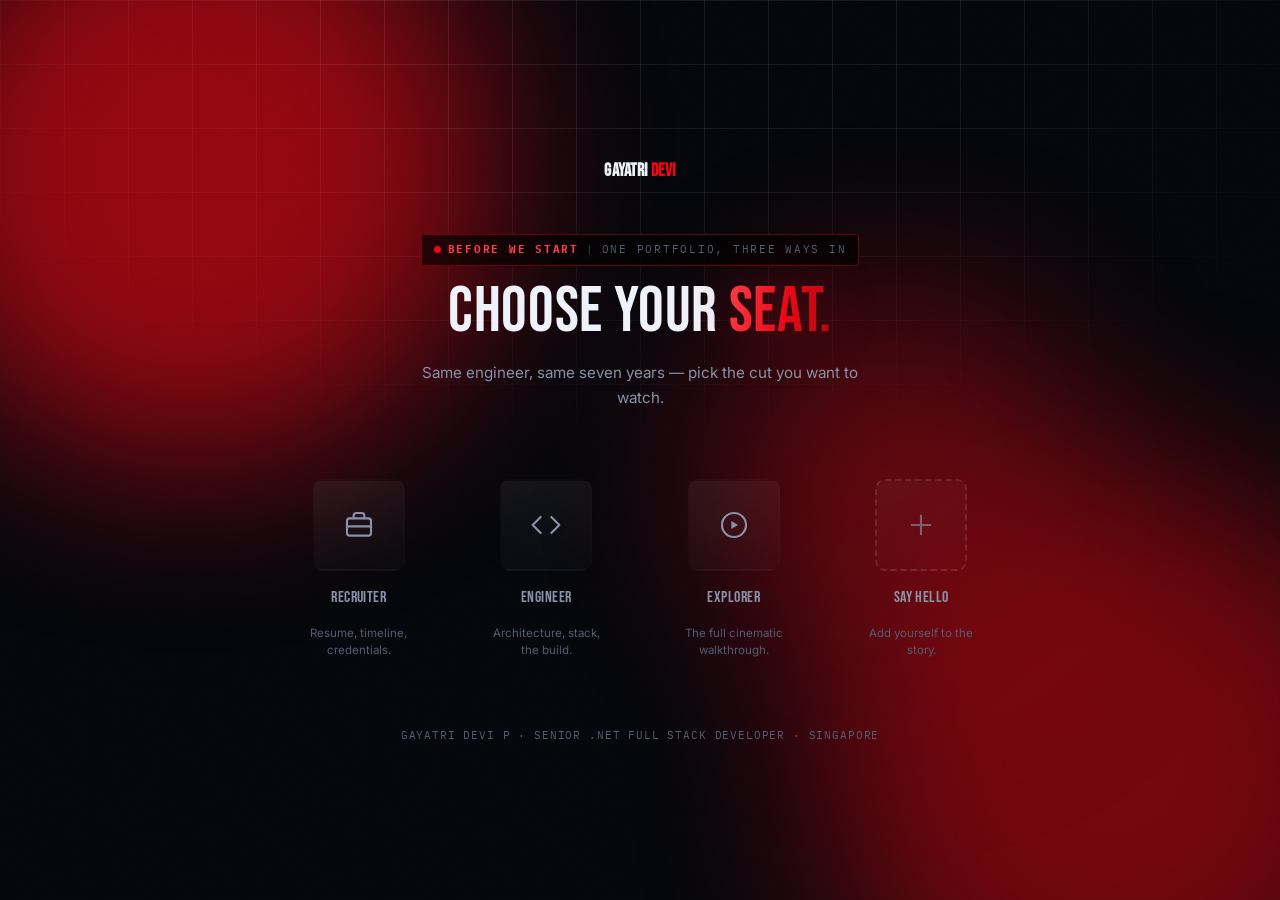
<file: index.html>
<!DOCTYPE html>
<html lang="en">
<head>
<meta charset="UTF-8">
<meta name="viewport" content="width=device-width, initial-scale=1.0">
<title>Gayatri Devi P — Senior .NET Full Stack Developer</title>
<meta name="description" content="Gayatri Devi P — Senior .NET Full Stack Developer in Singapore. Pick how you'd like to explore: recruiter view, engineer view, or the full cinematic tour.">
<link rel="icon" href="data:image/svg+xml,<svg xmlns=%22http://www.w3.org/2000/svg%22 viewBox=%220 0 100 100%22><rect width=%22100%22 height=%22100%22 fill=%22%23050505%22/><text x=%2250%25%22 y=%2258%25%22 font-size=%2250%22 fill=%22%23e50914%22 text-anchor=%22middle%22 font-family=%22sans-serif%22 font-weight=%22700%22>G</text></svg>">
<link rel="stylesheet" href="assets/css/style.css">
<script>
  // The gate is always dark + red, same fixed cinematic aesthetic as the
  // rest of the site.
  document.documentElement.dataset.theme = 'dark';
</script>
</head>
<body class="no-js system-page gate-page">

  <div class="aurora" aria-hidden="true"><span></span><span></span><span></span></div>
  <div class="grid-backdrop" aria-hidden="true"></div>
  <div class="grain" aria-hidden="true"></div>

  <noscript>
    <div class="noscript-fallback">
      <h1>Gayatri Devi P</h1>
      <p>Senior .NET Full Stack Developer · Singapore</p>
      <p><a href="home.html">Enter the portfolio</a> &middot; <a href="about.html">View the resume</a> &middot; <a href="contact.html">Contact</a></p>
    </div>
  </noscript>

  <main class="gate-shell">
    <div class="gate-logo">Gayatri <em>Devi</em></div>

    <div class="gate-head">
      <span class="cine-badge">
        <span class="ping"></span>
        <span class="accent">BEFORE WE START</span>
        <span class="sep">|</span>
        <span class="dim">ONE PORTFOLIO, THREE WAYS IN</span>
      </span>
      <h1 class="cine-h1 gate-title">Choose Your <span class="grad">Seat.</span></h1>
      <p class="gate-sub">Same engineer, same seven years — pick the cut you want to watch.</p>
    </div>

    <div class="gate-profiles">
      <a class="gate-profile" href="about.html">
        <span class="gate-avatar">
          <svg viewBox="0 0 24 24" fill="none" stroke="currentColor" stroke-width="1.6" stroke-linecap="round" stroke-linejoin="round" aria-hidden="true">
            <rect x="3" y="7" width="18" height="13" rx="2"></rect>
            <path d="M8 7V5a2 2 0 0 1 2-2h4a2 2 0 0 1 2 2v2"></path>
            <path d="M3 13h18"></path>
          </svg>
        </span>
        <span class="gate-name">Recruiter</span>
        <span class="gate-caption">Resume, timeline, credentials.</span>
      </a>

      <a class="gate-profile" href="home.html#expertise">
        <span class="gate-avatar">
          <svg viewBox="0 0 24 24" fill="none" stroke="currentColor" stroke-width="1.6" stroke-linecap="round" stroke-linejoin="round" aria-hidden="true">
            <path d="M8 6 2 12l6 6"></path>
            <path d="M16 6l6 6-6 6"></path>
          </svg>
        </span>
        <span class="gate-name">Engineer</span>
        <span class="gate-caption">Architecture, stack, the build.</span>
      </a>

      <a class="gate-profile" href="home.html">
        <span class="gate-avatar">
          <svg viewBox="0 0 24 24" fill="none" stroke="currentColor" stroke-width="1.6" stroke-linecap="round" stroke-linejoin="round" aria-hidden="true">
            <circle cx="12" cy="12" r="9"></circle>
            <path d="m10 9 5 3-5 3V9Z" fill="currentColor" stroke="none"></path>
          </svg>
        </span>
        <span class="gate-name">Explorer</span>
        <span class="gate-caption">The full cinematic walkthrough.</span>
      </a>

      <a class="gate-profile gate-profile--ghost" href="contact.html">
        <span class="gate-avatar">
          <svg viewBox="0 0 24 24" fill="none" stroke="currentColor" stroke-width="1.6" stroke-linecap="round" stroke-linejoin="round" aria-hidden="true">
            <path d="M12 5v14M5 12h14"></path>
          </svg>
        </span>
        <span class="gate-name">Say Hello</span>
        <span class="gate-caption">Add yourself to the story.</span>
      </a>
    </div>

    <p class="gate-foot">Gayatri Devi P &middot; Senior .NET Full Stack Developer &middot; Singapore</p>
  </main>

</body>
</html>
</file>
<file: assets/css/style.css>
/* ==========================================================================
   Gayatri Devi P — Ultrafuturistic Portfolio
   Dual-theme (light/dark) sci-fi/HUD system — cyan + violet accents
   ========================================================================== */

@import url('https://fonts.googleapis.com/css2?family=Space+Grotesk:wght@400;500;600;700&family=Inter:wght@400;500;600;700&family=IBM+Plex+Mono:wght@400;500&family=Bebas+Neue&display=swap');

/* Native cross-document view transitions: a soft cross-fade between pages in
   browsers that support it (Chrome/Edge); a plain, instant navigation
   everywhere else. Zero JS, zero risk. */
@view-transition{
  navigation: auto;
}
::view-transition-old(root),
::view-transition-new(root){
  animation-duration: .5s;
  animation-timing-function: cubic-bezier(.4,0,.2,1);
}
@media (prefers-reduced-motion: reduce){
  ::view-transition-group(*),
  ::view-transition-old(*),
  ::view-transition-new(*){
    animation: none !important;
  }
}

/* ================= THEME TOKENS ================= */
/* Light is the bare-:root default; dark redefines the same tokens under
   prefers-color-scheme (guarded so an explicit light choice always wins)
   and again under [data-theme="dark"] so the manual toggle wins either way. */
:root{
  --bg: #f4f6fb;
  --bg-raised: #eaedf6;
  --bg-elevated: #ffffff;
  --line: rgba(10,14,30,0.11);
  --line-strong: rgba(10,14,30,0.2);

  --ink: #0a0d16;
  --ink-dim: #454c60;
  --ink-faint: #7b8299;

  --accent: #0891b2;
  --accent-bright: #0aa5cc;
  --accent-soft: rgba(8,145,178,0.10);
  --accent-2: #7c3aed;
  --accent-2-soft: rgba(124,58,237,0.10);

  --overlay-bg: rgba(244,246,251,0.78);
  --mobile-menu-bg: rgba(244,246,251,0.98);
  --glow-btn: 0 0 0 rgba(0,0,0,0);
  --glow-accent: 0 0 0 rgba(0,0,0,0);
  --aurora-opacity: 0.35;
  --grid-opacity: 0.5;
  --scheme: light;

  --font-display: 'Space Grotesk', -apple-system, sans-serif;
  --font-body: 'Inter', -apple-system, BlinkMacSystemFont, sans-serif;
  --font-mono: 'IBM Plex Mono', ui-monospace, SFMono-Regular, Menlo, monospace;

  --container: 1180px;
  --nav-h: 88px;
  --ease-out: cubic-bezier(.16,.84,.32,1);
  --ease-in-out: cubic-bezier(.65,0,.35,1);
}

@media (prefers-color-scheme: dark){
  :root:not([data-theme="light"]){
    --bg: #05070c;
    --bg-raised: #0a0d17;
    --bg-elevated: #10141f;
    --line: rgba(226,236,255,0.09);
    --line-strong: rgba(226,236,255,0.18);

    --ink: #eef2fa;
    --ink-dim: #8891a8;
    --ink-faint: #545c72;

    --accent: #22e5ff;
    --accent-bright: #7cf1ff;
    --accent-soft: rgba(34,229,255,0.12);
    --accent-2: #b26bff;
    --accent-2-soft: rgba(178,107,255,0.14);

    --overlay-bg: rgba(5,7,12,0.72);
    --mobile-menu-bg: rgba(5,7,12,0.97);
    --glow-btn: 0 0 26px rgba(34,229,255,0.35);
    --glow-accent: 0 0 18px rgba(34,229,255,0.3);
    --aurora-opacity: 0.65;
    --grid-opacity: 1;
    --scheme: dark;
  }
}
:root[data-theme="dark"]{
  --bg: #05070c;
  --bg-raised: #0a0d17;
  --bg-elevated: #10141f;
  --line: rgba(226,236,255,0.09);
  --line-strong: rgba(226,236,255,0.18);

  --ink: #eef2fa;
  --ink-dim: #8891a8;
  --ink-faint: #545c72;

  --accent: #22e5ff;
  --accent-bright: #7cf1ff;
  --accent-soft: rgba(34,229,255,0.12);
  --accent-2: #b26bff;
  --accent-2-soft: rgba(178,107,255,0.14);

  --overlay-bg: rgba(5,7,12,0.72);
  --mobile-menu-bg: rgba(5,7,12,0.97);
  --glow-btn: 0 0 26px rgba(34,229,255,0.35);
  --glow-accent: 0 0 18px rgba(34,229,255,0.3);
  --aurora-opacity: 0.65;
  --grid-opacity: 1;
  --scheme: dark;
}

/* Hero sits over a permanently dark video scrim regardless of site theme —
   these stay fixed so hero text is always legible over the footage. */
:root{
  --hero-ink: #f6f8fc;
  --hero-ink-dim: #b7c0d6;
  --hero-ink-faint: #7a8299;
}

*,*::before,*::after{ box-sizing: border-box; }

html{
  background: var(--bg);
  scroll-behavior: auto; /* GSAP / anchors handle smooth scroll; avoid double-smoothing */
}

body{
  margin:0;
  background: var(--bg);
  color: var(--ink);
  font-family: var(--font-body);
  font-size: 16px;
  line-height: 1.65;
  -webkit-font-smoothing: antialiased;
  overflow-x: clip;
  transition: background .4s ease, color .4s ease;
}

img, video{ max-width: 100%; display:block; }
a{ color:inherit; text-decoration:none; }
ul{ margin:0; padding:0; list-style:none; }
button{ font-family:inherit; cursor:pointer; background:none; border:none; color:inherit; }

h1,h2,h3,h4{
  font-family: var(--font-display);
  font-weight: 600;
  line-height: 1.08;
  letter-spacing: -0.01em;
  margin: 0;
  text-wrap: balance;
}

p{ margin:0; color: var(--ink-dim); }

::selection{ background: var(--accent); color: #04121a; }

::-webkit-scrollbar{ width:10px; }
::-webkit-scrollbar-track{ background: var(--bg); }
::-webkit-scrollbar-thumb{ background: var(--bg-elevated); border: 1px solid var(--line); }
::-webkit-scrollbar-thumb:hover{ background: var(--accent); }

.container{
  width:100%;
  max-width: var(--container);
  margin: 0 auto;
  padding: 0 clamp(20px, 5vw, 56px);
}

.mono-label{
  font-family: var(--font-mono);
  font-size: .72rem;
  letter-spacing: .16em;
  text-transform: uppercase;
  color: var(--accent);
}

.gradient-text{
  background: linear-gradient(100deg, var(--accent) 0%, var(--accent-2) 60%, var(--accent) 100%);
  background-size: 220% 100%;
  -webkit-background-clip: text;
  background-clip: text;
  color: transparent;
  animation: gradientDrift 7s ease-in-out infinite;
}
@keyframes gradientDrift{
  0%,100%{ background-position: 0% 50%; }
  50%{ background-position: 100% 50%; }
}

.eyebrow{
  display:flex;
  align-items:center;
  gap:.7em;
  font-family: var(--font-mono);
  font-size: .74rem;
  letter-spacing: .18em;
  text-transform: uppercase;
  color: var(--accent);
  margin-bottom: 1.4rem;
}
.eyebrow::before{
  content:'';
  width: 28px; height:1px;
  background: var(--accent);
}

section{ position: relative; padding: clamp(90px, 12vw, 160px) 0; scroll-margin-top: var(--nav-h); }
.section-head{ max-width: 680px; margin-bottom: clamp(48px, 7vw, 88px); }
.section-head h2{ font-size: clamp(2.1rem, 4.2vw, 3.4rem); }
.section-head p{ margin-top: 1.1rem; font-size: 1.05rem; max-width: 560px; }

/* ---------------- Split-word / reveal primitives (driven by animations.js) ---------------- */
.split-line{ overflow: hidden; display:block; }
.reveal-up{ opacity:0; }
.no-js .reveal-up,
.reduced-motion .reveal-up{ opacity:1 !important; transform:none !important; filter:none !important; }

/* Scroll-linked word illumination (profile lead line only — used sparingly) */
.word{ opacity: .32; transition: opacity .3s ease; }
.no-js .word,
.reduced-motion .word{ opacity: 1 !important; }

/* ---------------- HUD corner brackets (sci-fi panel accent, used sparingly) ---------------- */
.hud{ position: relative; }
.hud::before,
.hud::after{
  content:'';
  position: absolute;
  width: 16px; height: 16px;
  pointer-events: none;
  opacity: .8;
  transition: opacity .3s ease, width .3s ease, height .3s ease;
}
.hud::before{
  top: -1px; left: -1px;
  border-top: 2px solid var(--accent);
  border-left: 2px solid var(--accent);
}
.hud::after{
  bottom: -1px; right: -1px;
  border-bottom: 2px solid var(--accent-2);
  border-right: 2px solid var(--accent-2);
}
.hud:hover::before,
.hud:hover::after{ width: 22px; height: 22px; opacity: 1; }

/* ---------------- Theme toggle ---------------- */
.theme-toggle{
  width: 42px; height:42px;
  border: 1px solid var(--line-strong);
  display:flex; align-items:center; justify-content:center;
  flex-shrink:0;
  transition: border-color .3s ease, background .3s ease;
}
.theme-toggle:hover{ border-color: var(--accent); background: var(--accent-soft); }
.theme-toggle svg{ width:18px; height:18px; display:block; }
.theme-toggle .icon-sun{ fill:none; stroke: var(--ink); stroke-width:1.6; stroke-linecap:round; }
.theme-toggle .icon-moon{ fill: var(--ink); stroke:none; display:none; }
:root[data-theme="dark"] .theme-toggle .icon-sun{ display:none; }
:root[data-theme="dark"] .theme-toggle .icon-moon{ display:block; }
@media (prefers-color-scheme: dark){
  :root:not([data-theme="light"]) .theme-toggle .icon-sun{ display:none; }
  :root:not([data-theme="light"]) .theme-toggle .icon-moon{ display:block; }
}

/* ---------------- Cursor companion (desktop only, added by animations.js) ---------------- */
.cursor-ring{
  position: fixed; top:0; left:0;
  width: 34px; height:34px;
  border-radius: 50%;
  border: 1px solid var(--line-strong);
  pointer-events: none;
  z-index: 999;
  transform: translate(-50%,-50%);
  transition: width .25s var(--ease-out), height .25s var(--ease-out), border-color .25s ease, background .25s ease, box-shadow .25s ease;
  will-change: transform;
}
.cursor-ring.active{
  width: 54px; height:54px;
  border-color: var(--accent);
  background: var(--accent-soft);
  box-shadow: var(--glow-accent);
}
@media (hover:none), (pointer:coarse){
  .cursor-ring{ display:none; }
}

/* ---------------- Aurora mesh background ---------------- */
.aurora{
  position: fixed; inset:0; z-index:0;
  pointer-events:none;
  overflow:hidden;
  opacity: var(--aurora-opacity);
}
.aurora span{
  position:absolute;
  width: 46vw; height:46vw;
  border-radius:50%;
  filter: blur(90px);
  will-change: transform;
}
.aurora span:nth-child(1){
  top: -14%; left: -8%;
  background: var(--accent);
  animation: auroraDrift1 26s ease-in-out infinite;
}
.aurora span:nth-child(2){
  bottom: -18%; right: -10%;
  background: var(--accent-2);
  animation: auroraDrift2 30s ease-in-out infinite;
}
.aurora span:nth-child(3){
  top: 32%; left: 55%;
  width: 30vw; height: 30vw;
  background: var(--accent);
  opacity: .6;
  animation: auroraDrift3 22s ease-in-out infinite;
}
@keyframes auroraDrift1{
  0%,100%{ transform: translate(0,0) scale(1); }
  50%{ transform: translate(6vw,8vh) scale(1.12); }
}
@keyframes auroraDrift2{
  0%,100%{ transform: translate(0,0) scale(1); }
  50%{ transform: translate(-7vw,-6vh) scale(1.08); }
}
@keyframes auroraDrift3{
  0%,100%{ transform: translate(0,0) scale(1); }
  50%{ transform: translate(-5vw,5vh) scale(.92); }
}
@media (prefers-reduced-motion: reduce){
  .aurora span{ animation: none !important; }
}

/* ---------------- Technical grid backdrop ---------------- */
.grid-backdrop{
  position: fixed; inset:0; z-index:0;
  pointer-events:none;
  opacity: var(--grid-opacity);
  background-image:
    linear-gradient(var(--line) 1px, transparent 1px),
    linear-gradient(90deg, var(--line) 1px, transparent 1px);
  background-size: 64px 64px;
  mask-image: radial-gradient(ellipse 75% 60% at 50% 0%, #000 30%, transparent 85%);
  -webkit-mask-image: radial-gradient(ellipse 75% 60% at 50% 0%, #000 30%, transparent 85%);
}

/* ---------------- Noise + grain ---------------- */
.grain{
  position: fixed; inset:0; z-index: 3;
  pointer-events:none;
  opacity:.025; mix-blend-mode: overlay;
  background-image: url("data:image/svg+xml,%3Csvg xmlns='http://www.w3.org/2000/svg' width='140' height='140'%3E%3Cfilter id='n'%3E%3CfeTurbulence type='fractalNoise' baseFrequency='0.85' numOctaves='2'/%3E%3C/filter%3E%3Crect width='100%25' height='100%25' filter='url(%23n)'/%3E%3C/svg%3E");
}

/* ---------------- Progress bar ---------------- */
.scroll-progress{
  position: fixed; top:0; left:0; height:2px; width:0%;
  background: linear-gradient(90deg, var(--accent), var(--accent-2));
  box-shadow: var(--glow-accent);
  z-index: 1001;
}

/* ================= NAVIGATION ================= */
.navbar{
  position: fixed; top:0; left:0; right:0; z-index: 1000;
  height: var(--nav-h);
  display:flex; align-items:center;
  background: transparent;
  border-bottom: 1px solid transparent;
  transition: background .5s var(--ease-out), border-color .5s var(--ease-out), backdrop-filter .5s var(--ease-out);
}
.navbar.solid{
  background: var(--overlay-bg);
  backdrop-filter: blur(18px) saturate(140%);
  -webkit-backdrop-filter: blur(18px) saturate(140%);
  border-bottom-color: var(--line);
}
/* While transparent, the navbar sits directly over the hero's fixed-dark
   video/scrim — regardless of site theme — so redefine the tokens its
   children read (logo, links, ghost button, hamburger, theme-toggle icon)
   to the same fixed light values the hero itself uses. Once .solid is
   added (scrolled past the hero, or no hero on this page) these fall away
   and everything reverts to normal theme-aware colors automatically. */
.navbar:not(.solid){
  --ink: var(--hero-ink);
  --ink-dim: var(--hero-ink-dim);
  --ink-faint: var(--hero-ink-faint);
  --line: rgba(255,255,255,.18);
  --line-strong: rgba(255,255,255,.38);
  --accent: #22e5ff;
  --accent-bright: #7cf1ff;
  --accent-soft: rgba(34,229,255,.16);
}
.nav-inner{ width:100%; display:flex; align-items:center; justify-content:space-between; gap: 1.2rem; }
.logo{
  font-family: var(--font-display);
  font-weight: 700;
  font-size: 1.2rem;
  letter-spacing: .01em;
  color: var(--ink);
}
.logo em{ font-style: normal; color: var(--accent); }

.nav-links{ display:flex; align-items:center; gap: 2.6rem; }
.nav-links a{
  position: relative;
  font-family: var(--font-mono);
  font-size: .72rem;
  letter-spacing: .12em;
  text-transform: uppercase;
  color: var(--ink-dim);
  padding: 6px 0;
  transition: color .3s ease;
}
.nav-links a::after{
  content:'';
  position:absolute; left:0; bottom:-4px;
  width:0; height:1px;
  background: var(--accent);
  box-shadow: var(--glow-accent);
  transition: width .35s var(--ease-out);
}
.nav-links a:hover{ color: var(--ink); }
.nav-links a:hover::after,
.nav-links a.active::after{ width:100%; }
.nav-links a.active{ color: var(--accent-bright); }

.nav-cta{ display:flex; align-items:center; gap:1rem; }

.btn{
  display:inline-flex; align-items:center; justify-content:center; gap:.6em;
  padding: 13px 28px;
  border-radius: 0;
  clip-path: polygon(0 0, 100% 0, 100% calc(100% - 10px), calc(100% - 10px) 100%, 0 100%);
  font-family: var(--font-mono);
  font-size: .74rem;
  letter-spacing: .1em;
  text-transform: uppercase;
  font-weight: 500;
  border: 1px solid var(--line-strong);
  transition: transform .4s var(--ease-out), border-color .3s ease, background .3s ease, color .3s ease, box-shadow .3s ease;
  white-space: nowrap;
}
.btn-primary{
  background: var(--accent);
  border-color: var(--accent);
  color: #04121a;
  box-shadow: var(--glow-btn);
}
.btn-primary:hover{
  background: var(--accent-bright);
  border-color: var(--accent-bright);
  transform: translateY(-2px);
}
.btn-ghost{
  background: transparent;
  color: var(--ink);
}
.btn-ghost:hover{
  border-color: var(--accent);
  color: var(--accent-bright);
  transform: translateY(-2px);
}
.btn-block{ width:100%; }

.nav-toggle{
  display:none;
  width: 44px; height:44px;
  border:1px solid var(--line-strong);
  align-items:center; justify-content:center;
  flex-direction:column; gap:5px;
}
.nav-toggle span{ width:18px; height:1px; background: var(--ink); transition: all .35s var(--ease-out); }
.nav-toggle.open span:nth-child(1){ transform: translateY(6px) rotate(45deg); }
.nav-toggle.open span:nth-child(2){ opacity:0; }
.nav-toggle.open span:nth-child(3){ transform: translateY(-6px) rotate(-45deg); }

.mobile-menu{
  position: fixed; inset: 0 0 0 0; z-index: 998;
  background: var(--mobile-menu-bg);
  backdrop-filter: blur(24px);
  display:flex; flex-direction:column; justify-content:center;
  padding: 2rem clamp(20px,6vw,56px);
  gap: 1.6rem;
  clip-path: circle(0px at calc(100% - 36px) 44px);
  transition: clip-path .6s var(--ease-in-out);
}
.mobile-menu.open{ clip-path: circle(150% at calc(100% - 36px) 44px); }
.mobile-menu a{
  font-family: var(--font-display);
  font-weight: 600;
  font-size: 2.2rem;
  color: var(--ink);
  opacity:.4;
  transition: opacity .3s ease;
}
.mobile-menu a.active,
.mobile-menu a:hover{ opacity:1; color: var(--accent-bright); }

@media (max-width: 900px){
  .nav-links{ display:none; }
  .nav-cta .btn-ghost{ display:none; }
  .nav-toggle{ display:flex; }
}

main{ position: relative; z-index: 1; }

/* ================= HERO ================= */
.hero{
  position: relative;
  min-height: 100svh;
  display:flex;
  align-items:flex-end;
  overflow: hidden;
  /* Fixed dark fallback — independent of the light/dark site theme — so the
     hero still reads as an intentional cinematic panel if the video never
     loads (slow connection, blocked request, unsupported codec). */
  background: #05070c;
}
.hero-video-wrap{
  position:absolute; inset:0; z-index:0;
  overflow:hidden;
  will-change: transform;
}
.hero-video-wrap video{
  position:absolute; top:50%; left:50%;
  width:100%; height:100%;
  object-fit:cover;
  transform: translate(-50%,-50%) scale(1.06);
  filter: saturate(0.95) brightness(.56) contrast(1.08);
}
.hero-scrim{
  position:absolute; inset:0; z-index:1;
  background:
    linear-gradient(180deg, rgba(3,5,10,.4) 0%, rgba(3,5,10,.22) 30%, rgba(3,5,10,.58) 68%, rgba(3,5,10,.95) 100%),
    linear-gradient(90deg, rgba(3,5,10,.55) 0%, rgba(3,5,10,0) 45%),
    radial-gradient(ellipse 60% 45% at 78% 15%, rgba(34,229,255,.14), transparent 60%);
}
.hero-scanline{
  position:absolute; left:0; right:0; height:120px; z-index:1;
  background: linear-gradient(180deg, transparent, rgba(34,229,255,.08) 45%, rgba(34,229,255,.16) 50%, rgba(34,229,255,.08) 55%, transparent);
  animation: scanSweep 9s linear infinite;
  mix-blend-mode: screen;
}
@keyframes scanSweep{
  0%{ transform: translateY(-140px); }
  100%{ transform: translateY(100vh); }
}
@media (prefers-reduced-motion: reduce){
  .hero-scanline{ display:none; }
}
.hero-content{
  position: relative; z-index: 2;
  width:100%;
  padding-bottom: clamp(64px, 9vw, 110px);
}
.hero-kicker{
  font-family: var(--font-mono);
  font-size: .78rem;
  letter-spacing: .2em;
  text-transform: uppercase;
  color: var(--hero-ink-dim);
  margin-bottom: 1.6rem;
  display:flex; align-items:center; gap: .8em;
}
.hero-kicker .dot{
  width:6px; height:6px; border-radius:50%;
  background: #22e5ff;
  box-shadow: 0 0 10px #22e5ff, 0 0 22px rgba(34,229,255,.6);
}
.hero-name{
  font-size: clamp(3rem, 8.4vw, 7.2rem);
  color: var(--hero-ink);
}
.hero-name em{
  font-style: normal;
  background: linear-gradient(100deg, #22e5ff 0%, #b26bff 60%, #22e5ff 100%);
  background-size: 220% 100%;
  -webkit-background-clip: text;
  background-clip: text;
  color: transparent;
  animation: gradientDrift 7s ease-in-out infinite;
}
.hero-title{
  margin-top: 1rem;
  font-family: var(--font-mono);
  font-size: clamp(.95rem, 1.6vw, 1.15rem);
  letter-spacing: .04em;
  color: var(--hero-ink-dim);
  max-width: 640px;
}
.hero-actions{
  display:flex; flex-wrap:wrap; gap: 1rem;
  margin-top: 2.6rem;
}
.hero-foot{
  display:flex; align-items:center; justify-content:space-between;
  flex-wrap: wrap;
  gap: 1.4rem;
  margin-top: 4.4rem;
  padding-top: 1.8rem;
  border-top: 1px solid rgba(255,255,255,.12);
}
.hero-foot-links{ display:flex; gap: 2rem; flex-wrap:wrap; }
.hero-foot-links a{
  font-family: var(--font-mono);
  font-size: .78rem;
  color: var(--hero-ink-dim);
  transition: color .3s ease;
}
.hero-foot-links a:hover{ color: #7cf1ff; }

.scroll-cue{
  position:absolute; z-index:2;
  right: clamp(20px, 5vw, 56px); bottom: 40px;
  display:flex; flex-direction:column; align-items:center; gap:.7rem;
  color: var(--hero-ink-faint);
  font-family: var(--font-mono);
  font-size: .68rem; letter-spacing:.18em; text-transform:uppercase;
  writing-mode: vertical-rl;
  transition: opacity .4s ease;
}
.scroll-cue .line{
  width:1px; height:46px;
  background: linear-gradient(#22e5ff, transparent);
}

/* ================= PAGE HERO (About / Projects / Contact) ================= */
.page-hero{
  padding: calc(var(--nav-h) + clamp(48px, 8vw, 90px)) 0 clamp(50px, 7vw, 80px);
  border-bottom: 1px solid var(--line);
  background: var(--bg-raised);
}
.breadcrumb{
  display:flex; align-items:center; gap:.6em;
  font-family: var(--font-mono);
  font-size: .74rem;
  color: var(--ink-faint);
  margin-bottom: 1.8rem;
}
.breadcrumb a{ transition: color .3s ease; }
.breadcrumb a:hover{ color: var(--accent-bright); }
.page-hero h1{
  font-size: clamp(2.4rem, 5.6vw, 4.4rem);
  max-width: 780px;
}
.page-hero p{
  margin-top: 1.3rem;
  font-size: 1.05rem;
  max-width: 600px;
}

/* ================= STAT STRIP ================= */
.stat-strip{
  border-top: 1px solid var(--line);
  border-bottom: 1px solid var(--line);
  background: var(--bg-raised);
}
.stat-strip .container{
  display:grid;
  grid-template-columns: repeat(5, 1fr);
  padding: clamp(36px, 5vw, 56px) clamp(20px,5vw,56px);
}
.stat{
  text-align:center;
  padding: 0 1rem;
  border-left: 1px solid var(--line);
}
.stat:first-child{ border-left:none; }
.stat-value{
  font-family: var(--font-display);
  font-weight: 700;
  font-size: clamp(2rem, 3.4vw, 2.7rem);
  color: var(--ink);
}
.stat-label{
  margin-top:.5rem;
  font-family: var(--font-mono);
  font-size: .66rem;
  letter-spacing: .1em;
  text-transform: uppercase;
  color: var(--ink-faint);
}
@media (max-width: 900px){
  .stat-strip .container{ grid-template-columns: repeat(2,1fr); gap: 1.6rem 0; }
  .stat:nth-child(odd){ border-left:none; }
}

/* ================= PROFILE / SUMMARY ================= */
.profile-grid{
  display:grid;
  grid-template-columns: 0.85fr 1.15fr;
  gap: clamp(32px, 6vw, 90px);
  align-items: start;
}
.profile-lead p{
  font-family: var(--font-display);
  font-weight: 500;
  font-size: clamp(1.3rem, 2vw, 1.7rem);
  color: var(--ink);
  line-height: 1.4;
}
.profile-body p{ margin-bottom: 1.2rem; font-size: 1rem; }
.domain-list{ display:flex; flex-wrap:wrap; gap: .6rem; margin-top: 1.6rem; }
.domain-pill{
  font-family: var(--font-mono);
  font-size: .72rem; letter-spacing: .06em;
  padding: 8px 16px;
  border: 1px solid var(--line-strong);
  color: var(--ink-dim);
}
@media (max-width: 900px){ .profile-grid{ grid-template-columns: 1fr; } }

/* ================= HOME TEASERS ================= */
.skills-teaser{ display:flex; flex-wrap:wrap; gap: .7rem; }

/* ================= MARQUEE (Home only, GSAP-driven) ================= */
.marquee-section{
  border-top: 1px solid var(--line);
  border-bottom: 1px solid var(--line);
  background: var(--bg-raised);
  overflow: hidden;
  padding: clamp(20px, 3vw, 30px) 0;
}
.marquee-track{
  display: flex;
  width: max-content;
  gap: clamp(2rem, 4vw, 3.5rem);
  will-change: transform;
}
.marquee-track span{
  font-family: var(--font-display);
  font-weight: 600;
  font-size: clamp(1.1rem, 2.6vw, 1.6rem);
  color: var(--ink-faint);
  white-space: nowrap;
  display: flex;
  align-items: center;
  gap: clamp(2rem, 4vw, 3.5rem);
}
.marquee-track span::after{
  content: '◆';
  font-size: .5em;
  color: var(--accent);
  margin-left: clamp(2rem, 4vw, 3.5rem);
}

/* ================= HORIZONTAL PINNED SHOWCASE (Home: all 4 engagements) ================= */
.h-pin-wrap{ position: relative; }
.h-scroll{
  margin-top: clamp(36px, 5vw, 56px);
  /* Safe default: a plain scrollable row, reachable with no JS, reduced
     motion, or a failed GSAP load. JS upgrades this to a pinned/scrubbed
     scroll-jack on wide, hover-capable (desktop) viewports only, and adds
     .pin-active at that point — never the other way around. */
  overflow-x: auto;
  overflow-y: hidden;
  -webkit-overflow-scrolling: touch;
  scroll-snap-type: x proximity;
  scrollbar-width: thin;
}
.h-scroll.pin-active{ overflow: hidden; }
.h-track{
  display: flex;
  gap: clamp(1.2rem, 2.5vw, 1.8rem);
  width: max-content;
  padding-bottom: 4px;
}
.h-card{
  scroll-snap-align: start;
  width: min(80vw, 420px);
  flex-shrink: 0;
  border: 1px solid var(--line);
  background: var(--bg-raised);
  padding: clamp(26px, 3vw, 32px);
  display: flex;
  flex-direction: column;
  gap: .9rem;
  transition: border-color .3s ease, transform .3s var(--ease-out);
}
.h-card:hover{ border-color: var(--accent); }
.h-card .case-index{ font-family: var(--font-mono); font-size: .74rem; color: var(--accent); letter-spacing: .1em; }
.h-card h3{ font-size: clamp(1.25rem, 2vw, 1.55rem); }
.h-card .client{ font-family: var(--font-mono); font-size: .76rem; color: var(--ink-faint); }
.h-card p{ font-size: .92rem; }
.h-card .h-tags{ display: flex; flex-wrap: wrap; gap: .4rem; margin-top: auto; padding-top: .4rem; }
.h-card .h-tags span{ font-family: var(--font-mono); font-size: .66rem; padding: 5px 10px; border: 1px solid var(--line); color: var(--ink-dim); }
.h-card .arrow{ font-family: var(--font-mono); font-size: .78rem; color: var(--accent-bright); }
.h-progress{
  display: none; /* JS reveals this only once it actually activates the pinned scroll-jack */
  margin-top: 1.2rem;
  height: 2px;
  background: var(--line);
  position: relative;
  overflow: hidden;
}
.h-progress.active{ display: block; }
.h-progress-fill{
  position: absolute; left:0; top:0; bottom:0;
  width: 0%;
  background: linear-gradient(90deg, var(--accent), var(--accent-2));
}

/* ================= PAGE TRANSITION (click-triggered exit wipe, GSAP only) ================= */
/* Parked fully off-screen by default — a pure-CSS/no-JS visitor never sees
   this element do anything. JS only ever brings it into view in direct
   response to a click, right before navigating away; it never gates the
   page's own content. */
.page-transition{
  position: fixed; inset: 0; z-index: 2000;
  pointer-events: none;
  display: flex; align-items: center; justify-content: center;
  background: var(--bg);
  transform: translateY(100%);
}
.page-transition .pt-mark{
  font-family: var(--font-display);
  font-weight: 700;
  font-size: 1.1rem;
  letter-spacing: .04em;
  color: var(--accent);
  opacity: 0;
}

/* ================= EXPERIENCE TIMELINE ================= */
.timeline{ position: relative; }
.timeline-track{
  position:absolute; left: 7px; top:0; bottom:0; width:1px;
  background: var(--line);
}
.timeline-track-fill{
  position:absolute; left:0; top:0; width:100%; height:0%;
  background: linear-gradient(180deg, var(--accent), var(--accent-2));
  box-shadow: var(--glow-accent);
  transform-origin: top;
}
.timeline-entry{
  position:relative;
  padding-left: 46px;
  margin-bottom: clamp(48px, 6vw, 76px);
}
.timeline-entry:last-child{ margin-bottom:0; }
.timeline-dot{
  position:absolute; left:0; top:6px;
  width:15px; height:15px; border-radius:50%;
  background: var(--bg);
  border: 1px solid var(--accent);
}
.timeline-entry.current .timeline-dot{
  background: var(--accent);
  box-shadow: 0 0 0 5px var(--accent-soft), var(--glow-accent);
}
.timeline-dates{
  font-family: var(--font-mono);
  font-size: .74rem; letter-spacing: .08em; text-transform:uppercase;
  color: var(--accent);
  margin-bottom: .5rem;
  display:block;
}
.timeline-entry h3{ font-size: clamp(1.4rem, 2.2vw, 1.8rem); color: var(--ink); }
.timeline-org{
  display:block;
  margin-top: .35rem;
  font-family: var(--font-mono);
  font-size: .82rem;
  color: var(--ink-dim);
}
.timeline-engagements{ margin-top: 1.6rem; display:flex; flex-direction:column; gap: 1rem; }
.engagement-chip{
  display:flex; justify-content:space-between; align-items:center; flex-wrap:wrap; gap:.5rem;
  padding: 14px 20px;
  border: 1px solid var(--line);
  background: var(--bg-raised);
  transition: border-color .3s ease, background .3s ease, transform .3s var(--ease-out);
}
.engagement-chip:hover{
  border-color: var(--accent);
  background: var(--bg-elevated);
  transform: translateX(6px);
}
.engagement-chip .name{ font-weight: 600; color: var(--ink); }
.engagement-chip .client{ font-family: var(--font-mono); font-size: .74rem; color: var(--ink-faint); }
.engagement-chip .arrow{ color: var(--accent); font-family: var(--font-mono); font-size: .8rem; opacity:0; transition: opacity .3s ease, transform .3s ease; }
.engagement-chip:hover .arrow{ opacity:1; transform: translateX(4px); }

/* ================= PROJECTS / CASE STUDIES ================= */
.case-study{
  display:grid;
  grid-template-columns: 1fr 1fr;
  gap: clamp(32px, 6vw, 80px);
  align-items:center;
  padding: clamp(50px,7vw,86px) 0;
  border-top: 1px solid var(--line);
}
.case-study:first-of-type{ border-top:none; }
.case-study.flip .case-text{ order:2; }
.case-study.flip .case-visual{ order:1; }

.case-index{
  font-family: var(--font-mono);
  font-size: .74rem;
  color: var(--accent);
  letter-spacing: .1em;
}
.case-study h3{ font-size: clamp(1.7rem, 3vw, 2.4rem); margin: .6rem 0 .3rem; }
.case-meta{
  font-family: var(--font-mono);
  font-size: .78rem;
  color: var(--ink-faint);
  margin-bottom: 1.3rem;
  display:block;
}
.case-desc{ font-size: 1rem; margin-bottom: 1.4rem; }
.case-tags{ display:flex; flex-wrap:wrap; gap:.5rem; margin-bottom: 1.6rem; }
.case-tag{
  font-family: var(--font-mono);
  font-size: .68rem;
  padding: 6px 12px;
  border: 1px solid var(--line);
  color: var(--ink-dim);
}
.case-tag.core{ border-color: var(--accent); color: var(--accent-bright); }
.case-metric{
  display:flex; align-items:baseline; gap: .8rem;
  margin-bottom: 1.6rem;
  padding: 16px 20px;
  border-left: 2px solid var(--accent);
  background: var(--accent-soft);
}
.case-metric .num{ font-family: var(--font-display); font-weight:700; font-size: 2.1rem; color: var(--accent-bright); }
.case-metric .desc{ font-size: .85rem; color: var(--ink-dim); }

.case-list{ margin-bottom: 1rem; }
.case-list li{
  position:relative;
  padding-left: 1.4rem;
  font-size: .93rem;
  color: var(--ink-dim);
  margin-bottom: .7rem;
}
.case-list li::before{
  content:''; position:absolute; left:0; top:.6em;
  width:5px; height:1px; background: var(--accent);
}
.case-toggle{
  font-family: var(--font-mono);
  font-size: .72rem; letter-spacing:.08em; text-transform:uppercase;
  color: var(--accent-2);
  border-bottom: 1px solid transparent;
  transition: border-color .3s ease;
}
.case-toggle:hover{ border-color: var(--accent-2); }
.case-list.collapsed li:nth-child(n+5){ display:none; }

/* ---- Architecture diagram (CPS) ---- */
.diagram{
  border: 1px solid var(--line);
  background: var(--bg-raised);
  padding: clamp(24px, 3vw, 36px);
}
.diagram-caption{
  font-family: var(--font-mono);
  font-size: .68rem;
  color: var(--ink-faint);
  margin-bottom: 1.6rem;
  text-transform: uppercase;
  letter-spacing: .08em;
}
.diagram-row{ display:flex; flex-wrap:wrap; gap: .6rem; justify-content:center; margin-bottom: 1.2rem; }
.diagram-node{
  font-family: var(--font-mono);
  font-size: .72rem;
  padding: 9px 14px;
  border: 1px solid var(--line-strong);
  color: var(--ink-dim);
  background: var(--bg-elevated);
}
.diagram-connector{
  width:1px; height: 26px;
  background: linear-gradient(var(--accent), var(--accent-2));
  margin: 0 auto;
  transform: scaleY(0);
  transform-origin: top;
}
.diagram-core{
  text-align:center;
  padding: 16px 20px;
  border: 1px solid var(--accent);
  background: var(--accent-soft);
  margin-bottom: 1.2rem;
}
.diagram-core .label{ font-weight:600; color: var(--ink); font-size: .92rem; }
.diagram-core .sub{ font-family: var(--font-mono); font-size: .68rem; color: var(--ink-dim); margin-top:.3rem; }
.diagram-secondary{
  text-align:center;
  padding: 13px 18px;
  border: 1px solid var(--accent-2);
  background: var(--accent-2-soft);
  margin-bottom: 1.2rem;
}
.diagram-secondary .label{ font-weight:600; color: var(--ink); font-size: .86rem; }
.diagram-secondary .sub{ font-family: var(--font-mono); font-size: .66rem; color: var(--ink-dim); margin-top:.25rem; }
.diagram-foot{
  text-align:center;
  padding: 12px 16px;
  border: 1px dashed var(--line-strong);
  color: var(--ink-faint);
  font-family: var(--font-mono);
  font-size: .7rem;
}

@media (max-width: 900px){
  .case-study{ grid-template-columns: 1fr; }
  .case-study.flip .case-text{ order:1; }
  .case-study.flip .case-visual{ order:2; }
}

/* ================= SKILLS ================= */
.skills-grid{ display:grid; grid-template-columns: repeat(2, 1fr); gap: clamp(28px,4vw,50px) clamp(32px,5vw,70px); }
.skill-group h3{
  font-family: var(--font-mono);
  font-size: .78rem; letter-spacing:.1em; text-transform:uppercase;
  color: var(--accent);
  margin-bottom: 1.2rem;
  padding-bottom: .8rem;
  border-bottom: 1px solid var(--line);
}
.skill-tags{ display:flex; flex-wrap:wrap; gap: .6rem; }
.skill-tag{
  font-size: .86rem;
  padding: 8px 14px;
  border: 1px solid var(--line);
  color: var(--ink-dim);
  transition: border-color .3s ease, color .3s ease, transform .3s ease;
}
.skill-tag.core{
  border-color: var(--accent);
  color: var(--ink);
  font-weight: 600;
}
.skill-tag:hover{ border-color: var(--accent-2); color: var(--ink); transform: translateY(-2px); }
@media (max-width: 760px){ .skills-grid{ grid-template-columns: 1fr; } }

/* ================= CREDENTIALS (Education + Certifications) ================= */
.credentials-grid{ display:grid; grid-template-columns: 1fr 1fr; gap: clamp(32px,5vw,70px); }
.cred-card{
  border: 1px solid var(--line);
  padding: clamp(22px,3vw,30px);
  transition: border-color .3s ease, transform .3s var(--ease-out);
}
.cred-card:hover{ border-color: var(--accent); transform: translateY(-4px); }
.cred-list{ display:flex; flex-direction:column; gap: 1.4rem; }
.cred-item{ display:flex; gap: 1rem; align-items:flex-start; }
.cred-mark{
  width: 40px; height:40px; flex-shrink:0;
  border: 1px solid var(--accent);
  display:flex; align-items:center; justify-content:center;
  font-family: var(--font-mono); font-size: .7rem; color: var(--accent-bright);
}
.cred-item h4{ font-size: 1rem; color: var(--ink); font-family: var(--font-body); font-weight:600; }
.cred-item span{ display:block; font-family: var(--font-mono); font-size: .76rem; color: var(--ink-faint); margin-top: .25rem; }
@media (max-width: 760px){ .credentials-grid{ grid-template-columns: 1fr; } }

/* ================= CONTACT ================= */
.contact-panel{
  display:grid;
  grid-template-columns: 1.1fr 0.9fr;
  border: 1px solid var(--line);
  background: var(--bg-raised);
}
.contact-panel-left{ padding: clamp(36px,5vw,64px); }
.contact-panel-right{
  padding: clamp(36px,5vw,64px);
  border-left: 1px solid var(--line);
  display:flex; flex-direction:column; justify-content:center; gap: 1.6rem;
}
.contact-panel h2{ font-size: clamp(1.9rem,3.6vw,2.8rem); margin-bottom: 1.2rem; }
.contact-panel-left p{ max-width: 440px; margin-bottom: 2rem; }
.contact-link{
  display:flex; align-items:center; justify-content:space-between;
  padding: 16px 0;
  border-bottom: 1px solid var(--line);
  transition: padding-left .3s var(--ease-out), color .3s ease;
}
.contact-link:hover{ padding-left: 10px; color: var(--accent-bright); }
.contact-link .k{ font-family: var(--font-mono); font-size: .68rem; letter-spacing:.1em; text-transform:uppercase; color: var(--ink-faint); }
.contact-link .v{ font-size: .98rem; color: var(--ink); }
.contact-link:hover .v{ color: var(--accent-bright); }
@media (max-width: 900px){
  .contact-panel{ grid-template-columns: 1fr; }
  .contact-panel-right{ border-left:none; border-top: 1px solid var(--line); }
}

/* ================= FOOTER ================= */
footer{ border-top: 1px solid var(--line); padding: 48px 0 32px; }
.footer-row{
  display:flex; justify-content:space-between; align-items:center; flex-wrap:wrap; gap: 1rem;
  font-family: var(--font-mono); font-size: .72rem; color: var(--ink-faint);
}
.footer-row a{ color: var(--ink-dim); transition: color .3s ease; }
.footer-row a:hover{ color: var(--accent-bright); }

/* ================= NOSCRIPT FALLBACK ================= */
.noscript-fallback{
  max-width: 720px; margin: 0 auto; padding: 120px 24px;
  font-family: var(--font-body); color: var(--ink);
}
.noscript-fallback h1{ font-family: var(--font-display); font-size: 2.4rem; margin-bottom: 1rem; }

/* ================= REDUCED MOTION ================= */
@media (prefers-reduced-motion: reduce){
  *{ animation-duration: 0.01ms !important; animation-iteration-count: 1 !important; transition-duration: 0.01ms !important; scroll-behavior:auto !important; }
}

/* ==========================================================================
   CINEMATIC SYSTEM — the Home page, rebuilt per a Netflix-style streaming-UI
   reference the user supplied (github.com/Sushmitadasari/Netflix_portfolio):
   near-black background, a single red accent, oversized condensed display
   type, a tilting "poster" hero card, episode-numbered project cards, and a
   pinned 3D arc carousel for skills. Every word of content is still read
   straight from data/resumeData.js — only the presentation is new.
   Always dark; this page sets data-theme="dark" itself, and overrides the
   accent + display font on top of that, so the existing var(--accent) /
   var(--font-display) usages across navbar, buttons, links, etc. all pick
   up red + Bebas Neue for free without needing their own overrides.
   ========================================================================== */

body.system-page{
  --accent: #e50914;
  --accent-bright: #ff3b47;
  --accent-2: #b00710;
  --accent-soft: rgba(229,9,20,.12);
  --accent-2-soft: rgba(176,7,16,.1);
  --font-display: 'Bebas Neue', Impact, sans-serif;
}
/* The old cyan magnetic cursor-companion (animations.js, site-wide) is
   replaced on this page by a red cursor + spotlight scoped to it. */
/* The old cyan magnetic cursor-companion already re-colors itself via
   var(--accent) (so it works fine, now red, on About/Projects/Contact) —
   but Home has its own dedicated cursor + spotlight with tilt-card
   physics, so it alone needs the shared one turned off to avoid two. */
body.cine-home .cursor-ring{ display:none !important; }
/* .navbar:not(.solid) (style.css ~L392) hardcodes the old cyan hero's fixed
   palette for the transparent-over-hero nav state; this page's hero is
   fixed-dark too but red, so it needs the same override in red instead. */
body.system-page .navbar:not(.solid){
  --accent: #e50914;
  --accent-bright: #ff3b47;
  --accent-soft: rgba(229,9,20,.16);
}

.system-shell{ background: var(--bg); }
.sys-raised{ background: var(--bg-raised); position:relative; }
.sys-raised::before{
  content:''; position:absolute; inset:0 0 auto 0; height:1px;
  background: linear-gradient(90deg, transparent, var(--line-strong) 50%, transparent);
}
.sys-section{ position:relative; overflow:hidden; }
.sys-section::before{
  content:''; position:absolute; inset:0; pointer-events:none; z-index:0;
  background: radial-gradient(ellipse 60% 50% at 50% 0%, rgba(229,9,20,.07), transparent 70%);
}
.sys-section > .container{ position:relative; z-index:1; }
.sys-head p{ color: var(--ink-dim); }

.sys-card{
  position:relative;
  background: linear-gradient(165deg, rgba(255,255,255,.045), rgba(255,255,255,.012));
  border: 1px solid rgba(255,255,255,.08);
  border-radius: 10px;
  backdrop-filter: blur(16px);
  -webkit-backdrop-filter: blur(16px);
  transition: border-color .45s var(--ease-out), transform .45s var(--ease-out), box-shadow .45s var(--ease-out);
}
.sys-card:hover{
  border-color: rgba(229,9,20,.55);
  transform: translateY(-4px);
  box-shadow: 0 24px 60px -24px rgba(0,0,0,.7), 0 0 44px -16px rgba(229,9,20,.3);
}
@media (prefers-reduced-motion: reduce){ .sys-card:hover{ transform:none; } }

/* ---------------- shared cinematic primitives ---------------- */
.cine-badge{
  display:inline-flex; align-items:center; gap:.65em;
  padding:.55em 1.1em;
  background: rgba(0,0,0,.65);
  border: 1px solid rgba(229,9,20,.4);
  backdrop-filter: blur(20px); -webkit-backdrop-filter: blur(20px);
  font-family: var(--font-mono); font-size:.68rem; letter-spacing:.16em; text-transform:uppercase;
  color: var(--ink); border-radius:3px;
}
.cine-badge .ping{ width:7px; height:7px; border-radius:50%; background: var(--accent); animation: cinePing 1.7s cubic-bezier(0,0,.2,1) infinite; }
@keyframes cinePing{
  0%{ box-shadow:0 0 0 0 rgba(229,9,20,.7); }
  70%{ box-shadow:0 0 0 9px rgba(229,9,20,0); }
  100%{ box-shadow:0 0 0 0 rgba(229,9,20,0); }
}
@media (prefers-reduced-motion: reduce){ .cine-badge .ping{ animation:none; } }
.cine-badge .accent{ color: var(--accent-bright); font-weight:700; }
.cine-badge .dim{ color: var(--ink-faint); }
.cine-badge .sep{ color: rgba(255,255,255,.25); }

.cine-h1{
  font-family: var(--font-display); font-weight:400; text-transform:uppercase;
  letter-spacing:.01em; line-height:0.92; color: var(--ink);
}
.cine-h1 .grad{
  background: linear-gradient(100deg, var(--accent-bright), var(--accent) 55%, var(--accent-2));
  -webkit-background-clip:text; background-clip:text; color:transparent;
  filter: drop-shadow(0 0 28px rgba(229,9,20,.35));
}
.cine-eyebrow-row{ display:flex; align-items:center; justify-content:space-between; gap:1.5rem; flex-wrap:wrap; }
.cine-watermark{
  position:absolute; inset:0; z-index:0; pointer-events:none;
  display:flex; align-items:flex-start; justify-content:center;
  overflow:hidden; padding-top: clamp(20px,4vw,50px);
}
.cine-watermark span{
  font-family: var(--font-display); font-weight:400; text-transform:uppercase;
  font-size: clamp(5rem, 16vw, 13rem); line-height:.85; letter-spacing:.01em;
  color: transparent; -webkit-text-stroke: 1.5px rgba(255,255,255,.05);
  white-space: nowrap;
}

/* ---------------- CURSOR + SPOTLIGHT (desktop only) ---------------- */
.cine-cursor-dot{
  position:fixed; top:0; left:0; z-index:9999; pointer-events:none;
  width:10px; height:10px; border-radius:50%;
  background: var(--accent); box-shadow:0 0 14px var(--accent);
  opacity:0; transform:translate(-50%,-50%);
}
.cine-cursor-ring{
  position:fixed; top:0; left:0; z-index:9999; pointer-events:none;
  width:40px; height:40px; border:1px solid rgba(229,9,20,.55); border-radius:50%;
  opacity:0; transform:translate(-50%,-50%);
}
.cine-spotlight{
  position:fixed; top:0; left:0; z-index:1; pointer-events:none;
  width:640px; height:640px; border-radius:50%; margin:-320px 0 0 -320px;
  background: radial-gradient(circle, rgba(229,9,20,.22) 0%, rgba(229,9,20,.06) 45%, transparent 72%);
  filter: blur(10px); opacity:0; transition: opacity .35s ease;
}
@media (hover:none), (pointer:coarse){
  .cine-cursor-dot, .cine-cursor-ring, .cine-spotlight{ display:none; }
}

/* ---------------- HERO ---------------- */
.cine-hero{
  position:relative; min-height:100svh; overflow:hidden;
  background: linear-gradient(180deg, #050505 0%, #0a0507 45%, #050505 100%);
  display:flex; flex-direction:column;
}
.cine-hero-marquee{
  position:absolute; inset:0; z-index:0; display:flex; align-items:center; justify-content:center;
  overflow:hidden; opacity:.08; pointer-events:none;
}
.cine-hero-marquee-track{
  display:flex; width:max-content; white-space:nowrap;
  animation: cineMarquee 38s linear infinite;
}
@keyframes cineMarquee{ 0%{ transform:translateX(0); } 100%{ transform:translateX(-50%); } }
@media (prefers-reduced-motion: reduce){ .cine-hero-marquee-track{ animation:none; } }
.cine-hero-marquee-track span{
  font-family: var(--font-display); font-weight:400; text-transform:uppercase;
  font-size: 13vw; color: var(--accent); margin: 0 2rem; letter-spacing:-.02em;
}
.cine-hero-inner{
  position:relative; z-index:2; flex:1; display:flex; flex-direction:column; justify-content:space-between;
  padding-top: calc(var(--nav-h) + clamp(16px,3vw,32px)); padding-bottom: clamp(28px,4vw,48px);
}
.cine-hero-top{ display:flex; align-items:center; justify-content:space-between; gap:1rem; flex-wrap:wrap; }
.cine-hero-top .specs{ display:flex; gap:.6rem; font-family:var(--font-mono); font-size:.66rem; letter-spacing:.1em; color:rgba(255,255,255,.5); text-transform:uppercase; }
.cine-hero-top .specs span{ padding:.3em .6em; border:1px solid rgba(255,255,255,.18); border-radius:3px; background:rgba(0,0,0,.4); }

.cine-hero-stage{ display:grid; grid-template-columns: 1.1fr .85fr .7fr; align-items:center; gap: clamp(24px,3vw,40px); margin: auto 0; }
.cine-hero-copy{ display:flex; flex-direction:column; align-items:flex-start; gap:1.1rem; text-align:left; }
.cine-hero-copy .pill{
  display:inline-flex; align-items:center; gap:.6em;
  font-family:var(--font-mono); font-size:.68rem; letter-spacing:.14em; text-transform:uppercase; color:rgba(255,255,255,.75);
}
.cine-hero-copy .pill .tag{
  padding:.25em .7em; background:var(--accent); color:#fff; font-weight:700; border-radius:2px;
  box-shadow: 0 0 20px rgba(229,9,20,.7);
}
.cine-hero-name{ font-size: clamp(3rem, 7.4vw, 6.2rem); max-width: 620px; }
.cine-hero-stats{ display:flex; align-items:center; gap:.7rem; flex-wrap:wrap; font-family:var(--font-mono); font-size:.72rem; font-weight:700; color: var(--accent-bright); }
.cine-hero-stats .chip{ padding:.3em .7em; background:rgba(229,9,20,.1); border:1px solid rgba(229,9,20,.3); border-radius:2px; }
.cine-hero-stats .sep{ color:rgba(255,255,255,.25); }
.cine-hero-stats .plain{ color:rgba(255,255,255,.65); font-weight:400; }
.cine-hero-desc{ font-size:.95rem; color:rgba(255,255,255,.75); font-weight:300; max-width:420px; line-height:1.6; }
.cine-hero-actions{ display:flex; align-items:center; gap:1rem; padding-top:.4rem; flex-wrap:wrap; }
.cine-btn-play, .cine-btn-ghost{
  display:inline-flex; align-items:center; gap:.6em;
  padding: 1em 1.8em; font-family:var(--font-mono); font-size:.72rem; font-weight:700; letter-spacing:.12em; text-transform:uppercase;
  border-radius:3px; transition: all .3s ease;
}
.cine-btn-play{ background:#fff; color:#050505; box-shadow: 0 10px 35px rgba(255,255,255,.2); }
.cine-btn-play:hover{ background: var(--accent); color:#fff; transform: translateY(-2px); }
.cine-btn-ghost{ background: rgba(20,20,20,.8); color:#fff; border:1px solid rgba(255,255,255,.2); backdrop-filter: blur(10px); }
.cine-btn-ghost:hover{ background: rgba(40,40,40,.9); transform: translateY(-2px); }

.cine-poster-wrap{ display:flex; justify-content:center; perspective: 1400px; }
.cine-poster{ position:relative; width: clamp(240px, 22vw, 300px); transform-style:preserve-3d; will-change:transform; }
.cine-poster-glow{
  position:absolute; inset:-16px; border-radius:22px; filter: blur(55px); opacity:.85;
  background: linear-gradient(135deg, rgba(229,9,20,.75), rgba(176,7,16,.35), transparent 70%);
}
.cine-poster-card{
  position:relative; padding:13px; border-radius:16px; overflow:hidden;
  background: rgba(20,20,20,.92); border:1px solid rgba(229,9,20,.45);
  box-shadow: 0 40px 85px rgba(0,0,0,.95);
}
.cine-poster-tag{
  position:absolute; top:20px; left:20px; z-index:3;
  padding:.35em .85em; background: var(--accent); color:#fff; border-radius:3px;
  font-family: var(--font-mono); font-size:.6rem; font-weight:700; letter-spacing:.13em; box-shadow: 0 6px 20px rgba(229,9,20,.5);
}
.cine-poster-face{
  position:relative; width:100%; height: clamp(300px,30vw,390px); border-radius:11px; overflow:hidden;
  display:flex; align-items:center; justify-content:center;
  background: radial-gradient(circle at 30% 20%, rgba(229,9,20,.3), transparent 60%), linear-gradient(160deg,#161616,#070707);
}
.cine-poster-monogram{
  font-family: var(--font-display); font-weight:400; font-size: clamp(5rem,9vw,7.5rem);
  color: rgba(255,255,255,.95); text-shadow: 0 0 70px rgba(229,9,20,.65);
}
.cine-poster-glare{
  position:absolute; inset:-60%; width:220%; height:220%; pointer-events:none; z-index:4;
  background: linear-gradient(115deg, transparent 42%, rgba(255,255,255,.14) 50%, transparent 58%);
}
.cine-poster-caption{ margin-top: 14px; display:flex; justify-content:space-between; font-family:var(--font-mono); font-size:.62rem; letter-spacing:.08em; color:rgba(255,255,255,.55); text-transform:uppercase; }

.cine-hero-side{ display:flex; justify-content:flex-end; }
.cine-hero-side .card{ max-width:230px; padding: 22px; text-align:left; }
.cine-hero-side h3{ font-family:var(--font-mono); font-size:.66rem; font-weight:700; letter-spacing:.14em; text-transform:uppercase; color: var(--accent-bright); margin-bottom:.7rem; }
.cine-hero-side p{ font-size:.78rem; color:rgba(255,255,255,.7); font-weight:300; line-height:1.55; }

.cine-hero-foot{ display:flex; justify-content:space-between; font-family:var(--font-mono); font-size:.66rem; letter-spacing:.14em; text-transform:uppercase; color:rgba(255,255,255,.4); }

@media (max-width: 1020px){
  .cine-hero-stage{ grid-template-columns:1fr; text-align:center; }
  .cine-hero-copy{ align-items:center; text-align:center; }
  .cine-hero-side{ justify-content:center; }
  .cine-hero-side .card{ text-align:center; }
}

/* ---------------- ABOUT — BENTO GRID ---------------- */
.cine-bento{ display:grid; grid-template-columns: repeat(12,1fr); gap:20px; }
.cine-bento-card{ grid-column: span 12; padding: clamp(26px,3.2vw,42px); position:relative; overflow:hidden; }
.cine-bento-card.span-7{ grid-column: span 7; }
.cine-bento-card.span-5{ grid-column: span 5; }
@media (max-width:860px){ .cine-bento-card{ grid-column: span 12 !important; } }
.cine-bento-card .idx{ position:absolute; top:14px; right:20px; font-family:var(--font-mono); font-weight:700; font-size:3.4rem; color: rgba(255,255,255,.04); line-height:1; }
.cine-bento-card h3{ font-family:var(--font-mono); font-size:.68rem; font-weight:700; letter-spacing:.14em; text-transform:uppercase; color: var(--accent-bright); margin-bottom:1rem; }
.cine-bento-card p{ color: rgba(255,255,255,.78); line-height:1.65; }
.cine-bento-card p.lead{ font-size:1.1rem; color:#fff; }
.cine-bento-card p.sub{ font-size:.88rem; color:rgba(255,255,255,.6); font-weight:300; margin-top:.8rem; }
.cine-bento-chips{ display:flex; flex-wrap:wrap; gap:.55rem; margin-top:1.4rem; }
.cine-bento-chips span{ font-family:var(--font-mono); font-size:.7rem; padding:.4em .85em; background:rgba(255,255,255,.04); border:1px solid rgba(255,255,255,.1); border-radius:3px; color:rgba(255,255,255,.8); }
.cine-bento-list{ display:flex; flex-direction:column; gap:.8rem; margin-top:.3rem; }
.cine-bento-list li{ display:flex; gap:.6rem; font-size:.84rem; color:rgba(255,255,255,.8); align-items:flex-start; }
.cine-bento-list li::before{ content:'\203A'; color: var(--accent-bright); font-weight:700; }
.cine-bento-foot{ margin-top:1.4rem; padding-top:1rem; border-top:1px solid rgba(255,255,255,.08); font-family:var(--font-mono); font-size:.68rem; color:rgba(255,255,255,.35); }

/* ---------------- EXPERTISE — STICKY STACK ---------------- */
.cine-expertise-stack{ position:relative; display:flex; flex-direction:column; padding-bottom: 8vh; }
.cine-expertise-card{
  position:sticky; margin-bottom:16px; padding: clamp(26px,3.4vw,44px);
  display:grid; grid-template-columns: 2.2rem 1fr; gap: clamp(18px,2.4vw,32px); align-items:center;
}
.cine-expertise-card .num{ font-family:var(--font-mono); font-weight:700; font-size:1.6rem; color: rgba(255,255,255,.18); }
.cine-expertise-card .body{ display:grid; grid-template-columns: 1fr 1.6fr; gap: clamp(16px,2vw,28px); align-items:center; }
.cine-expertise-card h3{ font-family:var(--font-display); text-transform:uppercase; font-size: clamp(1.6rem,2.6vw,2.2rem); line-height:1; }
.cine-expertise-card .tag{ display:inline-block; margin-bottom:.6rem; font-family:var(--font-mono); font-size:.62rem; font-weight:700; letter-spacing:.12em; text-transform:uppercase; color: var(--accent-bright); background:rgba(229,9,20,.1); border:1px solid rgba(229,9,20,.25); padding:.3em .7em; border-radius:2px; }
.cine-expertise-card p{ font-size:.85rem; color:rgba(255,255,255,.68); font-weight:300; line-height:1.6; }
@media (max-width:760px){
  .cine-expertise-card{ grid-template-columns:1fr; }
  .cine-expertise-card .body{ grid-template-columns:1fr; }
}

/* ---------------- SKILLS — 3D ARC CAROUSEL ---------------- */
/* The heading above and the carousel's cards both scroll at normal speed
   before the carousel pins, with nothing between them — on short-enough
   viewports that let the heading's bottom and the first card's top reach
   the screen at the same time, they'd overlap. This margin keeps a clear
   gap between them throughout that pre-pin scroll. */
#skills .section-head{ margin-bottom: clamp(60px, 10vw, 140px); }
.cine-carousel-section{ position:relative; }
.cine-carousel-stage{
  position:relative; width:100%; height: min(72vh, 560px);
  perspective: 1800px;
}
.cine-carousel-card{
  position:absolute; top:50%; left:50%; width: min(86vw, 400px); min-height: 360px;
  margin: -200px 0 0 -200px;
  padding: clamp(24px,2.6vw,34px);
  display:flex; flex-direction:column; justify-content:space-between;
  will-change: transform;
  /* The arc layout deliberately stacks cards partway behind one another —
     .sys-card's shared glass background (~1-4.5% white) is too faint for
     that here, letting the card behind bleed through into the one in
     front, so this needs its own near-opaque fill to read cleanly. */
  background: linear-gradient(165deg, rgba(14,17,28,.97), rgba(10,13,22,.94));
  box-shadow: 0 30px 70px -28px rgba(0,0,0,.85);
}
.cine-carousel-card .top-row{ display:flex; justify-content:space-between; align-items:center; }
.cine-carousel-card .tag{ font-family:var(--font-mono); font-size:.6rem; font-weight:700; letter-spacing:.12em; text-transform:uppercase; color: var(--accent-bright); background:rgba(229,9,20,.1); border:1px solid rgba(229,9,20,.25); padding:.3em .7em; border-radius:2px; }
.cine-carousel-card .idx{ font-family:var(--font-mono); font-size:.68rem; color:rgba(255,255,255,.35); }
.cine-carousel-card h3{ font-family:var(--font-display); text-transform:uppercase; font-size:1.9rem; margin-top:1rem; }
.cine-carousel-card p{ font-size:.82rem; color:rgba(255,255,255,.65); font-weight:300; margin-top:.5rem; line-height:1.55; }
.cine-carousel-card .tags{ display:flex; flex-wrap:wrap; gap:.45rem; padding-top:.8rem; margin-top:.8rem; border-top:1px solid rgba(255,255,255,.08); }
.cine-carousel-card .tags span{ font-family:var(--font-mono); font-size:.66rem; color:rgba(255,255,255,.75); background:rgba(255,255,255,.04); border:1px solid rgba(255,255,255,.08); padding:.3em .65em; border-radius:2px; }
.cine-carousel-progress{ display:flex; justify-content:center; gap:.5rem; margin-top: 2rem; }
.cine-carousel-progress span{ width:26px; height:3px; background:rgba(255,255,255,.15); border-radius:2px; transition: background .3s ease, width .3s ease; }
.cine-carousel-progress span.active{ background: var(--accent); width:40px; }

@media (max-width:760px){
  .cine-carousel-stage{ display:none; }
  .cine-carousel-mobile{
    display:flex; gap:16px; overflow-x:auto; padding: 4px 4px 20px;
    scroll-snap-type:x mandatory; -webkit-overflow-scrolling:touch;
  }
  .cine-carousel-mobile::-webkit-scrollbar{ display:none; }
  .cine-carousel-mobile .cine-carousel-card{
    position:static; margin:0; flex:0 0 82vw; scroll-snap-align:center; min-height:320px;
  }
}
@media (min-width:761px){ .cine-carousel-mobile{ display:none; } }

/* ---------------- PROJECTS — EPISODE CARDS ---------------- */
.cine-episodes{ display:grid; grid-template-columns: repeat(auto-fit, minmax(300px,1fr)); gap:20px; align-items:start; }
.cine-episode{ overflow:hidden; }
.cine-episode-trigger{
  width:100%; text-align:left; background:none; border:none; cursor:pointer; color:inherit; font:inherit;
  padding: clamp(22px,2.8vw,30px); display:flex; flex-direction:column; gap:.6rem;
}
.cine-episode-top{ display:flex; justify-content:space-between; align-items:center; }
.cine-episode-tag{ font-family:var(--font-mono); font-size:.62rem; font-weight:700; letter-spacing:.13em; color: var(--accent-bright); background:rgba(229,9,20,.1); border:1px solid rgba(229,9,20,.3); padding:.3em .7em; border-radius:2px; }
.cine-episode-top .right{ display:flex; align-items:center; gap:.5rem; }
.cine-episode-status{ font-family:var(--font-mono); font-size:.64rem; font-weight:700; color: var(--accent-bright); }
.cine-episode-hd{ font-family:var(--font-mono); font-size:.6rem; border:1px solid rgba(255,255,255,.3); padding:.1em .4em; color:rgba(255,255,255,.65); border-radius:2px; }
.cine-episode-cat{ font-family:var(--font-mono); font-size:.64rem; letter-spacing:.12em; text-transform:uppercase; color:rgba(255,255,255,.4); margin-top:.3rem; }
.cine-episode h3{ font-family:var(--font-display); text-transform:uppercase; font-size:1.7rem; line-height:1.05; margin-top:.2rem; }
.cine-episode-client{ font-family:var(--font-mono); font-size:.7rem; color:rgba(255,255,255,.45); }
.cine-episode-desc{ font-size:.8rem; color:rgba(255,255,255,.65); font-weight:300; line-height:1.55; }
.cine-episode-tags{ display:flex; flex-wrap:wrap; gap:.45rem; padding-top:.7rem; border-top:1px solid rgba(255,255,255,.08); }
.cine-episode-tags span{ font-family:var(--font-mono); font-size:.64rem; color:rgba(255,255,255,.72); background:rgba(255,255,255,.04); border:1px solid rgba(255,255,255,.08); padding:.3em .6em; border-radius:2px; }
.cine-episode-cue{ font-family:var(--font-mono); font-size:.66rem; color: var(--accent-bright); margin-top:.3rem; }
.cine-episode-panel{ max-height:0; overflow:hidden; transition: max-height .5s var(--ease-out); border-top:1px solid transparent; }
.cine-episode.open .cine-episode-panel{ max-height:1200px; border-top-color: rgba(255,255,255,.08); }
.cine-episode-panel-inner{ padding: 0 clamp(22px,2.8vw,30px) clamp(24px,2.8vw,30px); }
.cine-episode-field{ margin-bottom:1rem; }
.cine-episode-field .k{ display:block; font-family:var(--font-mono); font-size:.62rem; letter-spacing:.13em; text-transform:uppercase; color: var(--accent-bright); margin-bottom:.4rem; }
.cine-episode-field .v{ color: rgba(255,255,255,.75); font-size:.86rem; line-height:1.6; }
.cine-episode-impact{ display:inline-flex; align-items:baseline; gap:.5em; }
.cine-episode-impact .num{ font-family: var(--font-display); font-size:1.8rem; color: var(--accent-bright); }

/* ---------------- FINAL — CREDITS ---------------- */
.cine-final{
  position:relative; min-height:100svh; overflow:hidden;
  display:flex; align-items:center; justify-content:center;
  background: linear-gradient(180deg, #050505 0%, #0a0507 50%, #050505 100%);
}
.cine-final-content{ position:relative; z-index:2; text-align:center; }
.cine-final-eyebrow{ font-family:var(--font-mono); font-size:.68rem; letter-spacing:.2em; text-transform:uppercase; color:rgba(255,255,255,.4); margin-bottom:1.2rem; }
.cine-final-name{ font-size: clamp(2.6rem,7vw,5.2rem); }
.cine-final-title{ margin-top:.8rem; font-family:var(--font-mono); font-size:.85rem; color:rgba(255,255,255,.6); letter-spacing:.06em; text-transform:uppercase; }
.cine-final-tagline{ margin-top:1.4rem; font-size: clamp(1rem,1.6vw,1.2rem); color: var(--accent-bright); font-style:italic; }
.cine-final-links{ margin-top:2.6rem; display:flex; gap:1rem; justify-content:center; flex-wrap:wrap; }
.cine-final-links a{
  font-family:var(--font-mono); font-size:.72rem; letter-spacing:.08em; text-transform:uppercase;
  padding:.8em 1.4em; border:1px solid rgba(255,255,255,.18); border-radius:3px; color:rgba(255,255,255,.85);
  transition: all .3s ease;
}
.cine-final-links a:hover{ border-color: var(--accent); color: var(--accent-bright); background: rgba(229,9,20,.08); }
.cine-final-links a.primary{ background:#fff; color:#050505; border-color:#fff; }
.cine-final-links a.primary:hover{ background: var(--accent); color:#fff; border-color: var(--accent); }

/* ---------------- GATE — profile-picker landing page ---------------- */
.gate-page{ min-height:100vh; display:flex; }
.gate-shell{
  position:relative; z-index:1; margin:auto; width:100%; max-width:860px;
  padding: clamp(32px,6vw,64px) clamp(20px,5vw,40px);
  display:flex; flex-direction:column; align-items:center; text-align:center;
  gap: clamp(28px,5vw,48px);
}
.gate-logo{
  font-family: var(--font-display); font-weight:700; font-size:1.15rem; letter-spacing:.01em; color: var(--ink);
}
.gate-logo em{ font-style:normal; color: var(--accent); }
.gate-head{ display:flex; flex-direction:column; align-items:center; gap:1.1rem; }
.gate-title{ font-size: clamp(2.3rem,6vw,4rem); }
.gate-sub{ color: var(--ink-dim); max-width:44ch; font-size:.95rem; }

.gate-profiles{
  display:grid; grid-template-columns:repeat(auto-fit, minmax(150px,1fr)); gap: clamp(16px,3vw,30px);
  width:100%; max-width:720px;
}
.gate-profile{
  display:flex; flex-direction:column; align-items:center; gap:.85rem;
  padding: 1.3rem .8rem; border-radius:12px;
  color: var(--ink); text-decoration:none;
}
.gate-avatar{
  width:92px; height:92px; border-radius:10px;
  display:flex; align-items:center; justify-content:center;
  background: linear-gradient(165deg, rgba(255,255,255,.06), rgba(255,255,255,.015));
  border:2px solid transparent;
  color: var(--ink-dim);
  transition: border-color .3s var(--ease-out), color .3s var(--ease-out), box-shadow .3s var(--ease-out), transform .3s var(--ease-out);
}
.gate-avatar svg{ width:32px; height:32px; }
.gate-name{
  font-family: var(--font-display); text-transform:uppercase; letter-spacing:.03em; font-size:1.02rem;
  color: var(--ink-dim); transition: color .3s ease;
}
.gate-caption{ font-size:.72rem; color: var(--ink-faint); max-width:18ch; line-height:1.45; }

.gate-profile:hover .gate-avatar,
.gate-profile:focus-visible .gate-avatar{
  border-color: var(--accent);
  color: var(--accent-bright);
  box-shadow: 0 0 0 1px var(--accent-soft), 0 20px 40px -20px rgba(229,9,20,.45);
  transform: translateY(-4px) scale(1.04);
}
.gate-profile:hover .gate-name,
.gate-profile:focus-visible .gate-name{ color: var(--ink); }
.gate-profile:focus-visible{ outline:none; }

.gate-profile--ghost .gate-avatar{ border-style:dashed; border-color: var(--line-strong); opacity:.65; }
.gate-profile--ghost:hover .gate-avatar,
.gate-profile--ghost:focus-visible .gate-avatar{ opacity:1; border-style:solid; }

.gate-foot{ font-family: var(--font-mono); font-size:.66rem; letter-spacing:.08em; text-transform:uppercase; color: var(--ink-faint); }

@media (prefers-reduced-motion: reduce){
  .gate-profile, .gate-avatar{ transition:none; }
}

@media (hover:hover) and (pointer:fine){
  /* Home only: it has a precise red dot alongside the ring. About/Projects/
     Contact only get the (now red) ring from animations.js — no dot — so
     hiding the native cursor there would leave clicks without precise
     visual feedback. */
  body.cine-home, body.cine-home a, body.cine-home button{ cursor:none; }
}
</file>
